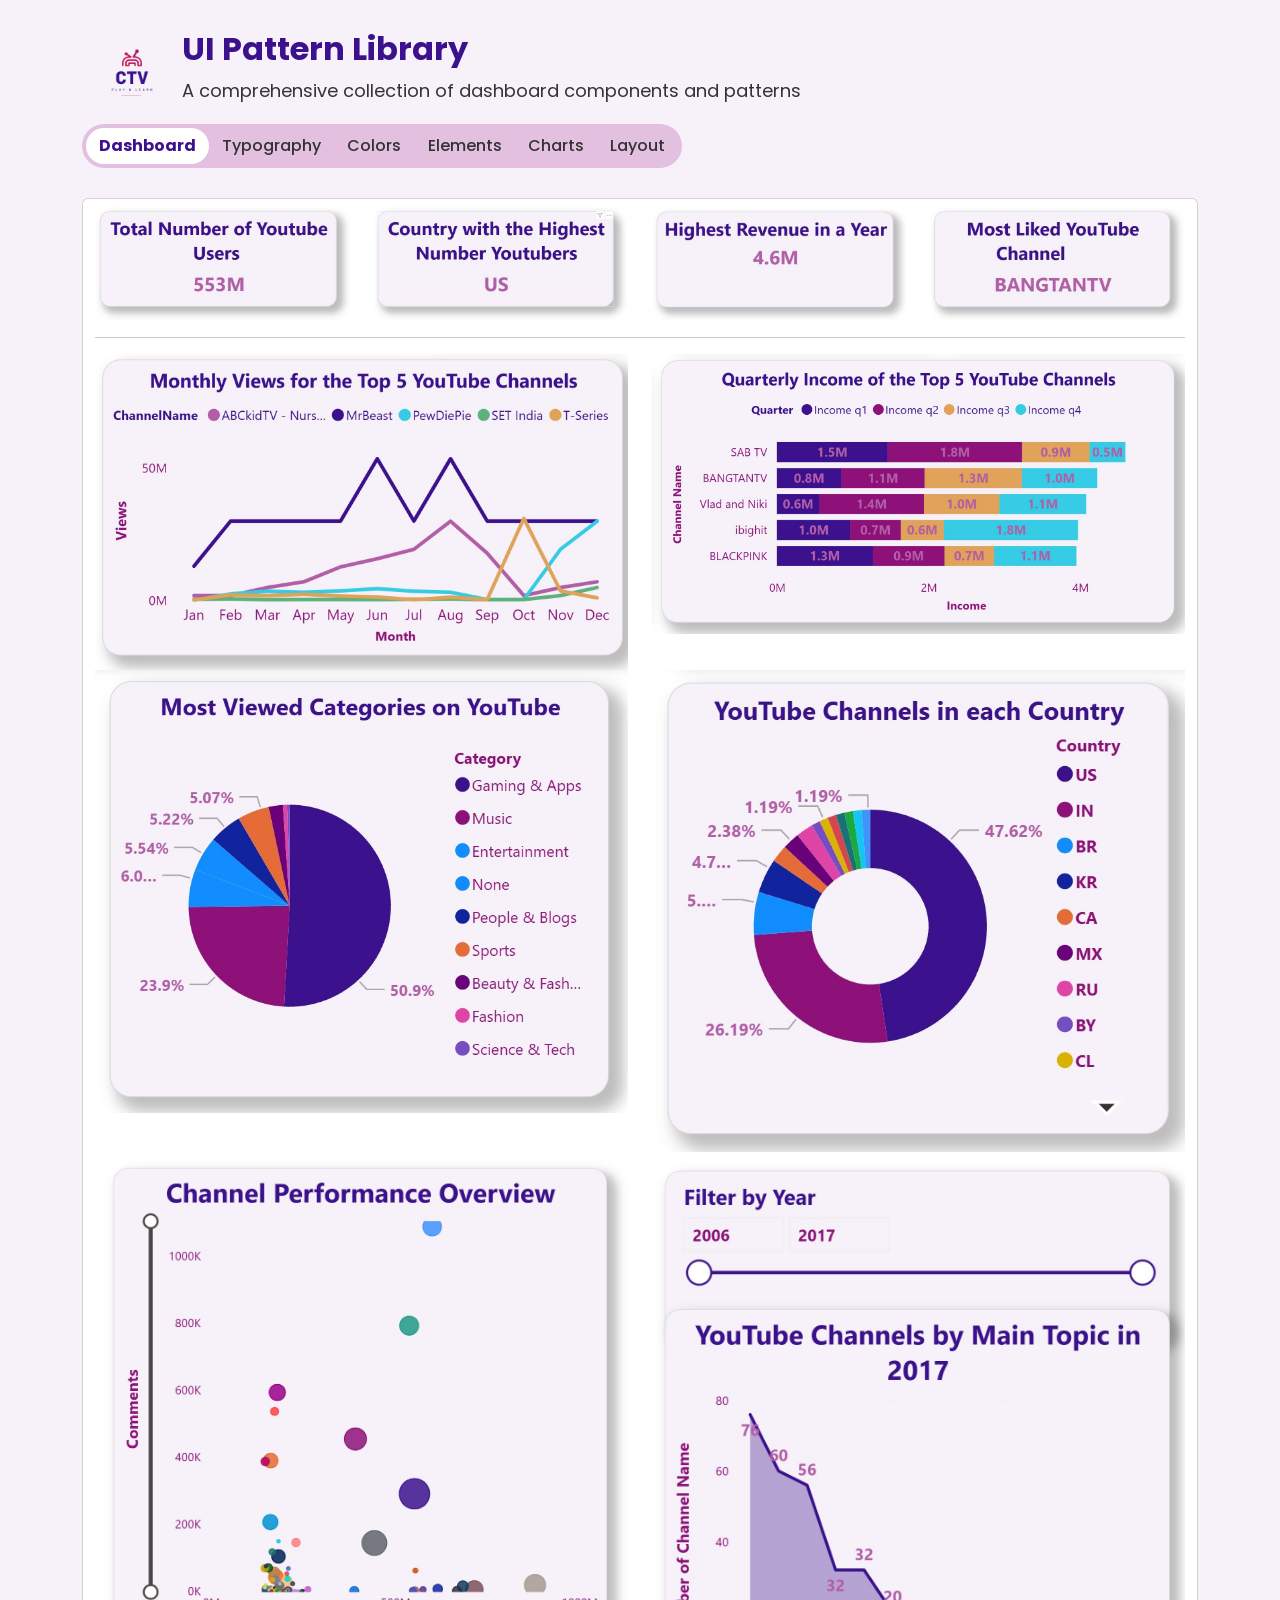
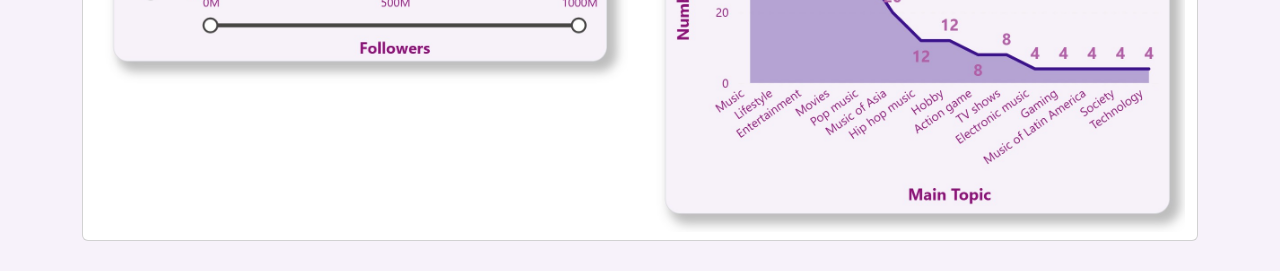
<file: index.html>
<!DOCTYPE html>
<html lang="en">
	<head>
		<meta charset="UTF-8" />
		<meta name="viewport" content="width=device-width, initial-scale=1.0" />
		<link
			href="https://cdn.jsdelivr.net/npm/bootstrap@5.3.8/dist/css/bootstrap.min.css"
			rel="stylesheet"
			integrity="sha384-sRIl4kxILFvY47J16cr9ZwB07vP4J8+LH7qKQnuqkuIAvNWLzeN8tE5YBujZqJLB"
			crossorigin="anonymous" />
		<link rel="preconnect" href="https://fonts.googleapis.com" />
		<link rel="preconnect" href="https://fonts.gstatic.com" crossorigin />
		<link
			href="https://fonts.googleapis.com/css2?family=Poppins:ital,wght@0,100;0,200;0,300;0,400;0,500;0,600;0,700;0,800;0,900;1,100;1,200;1,300;1,400;1,500;1,600;1,700;1,800;1,900&display=swap"
			rel="stylesheet" />

		<link
			href="https://fonts.googleapis.com/css2?family=Montserrat:ital,wght@0,100..900;1,100..900&family=Poppins:ital,wght@0,100;0,200;0,300;0,400;0,500;0,600;0,700;0,800;0,900;1,100;1,200;1,300;1,400;1,500;1,600;1,700;1,800;1,900&display=swap"
			rel="stylesheet" />
		<link
			href="https://fonts.googleapis.com/css2?family=Montserrat:ital,wght@0,100..900;1,100..900&family=Nunito:ital,wght@0,200..1000;1,200..1000&family=Poppins:ital,wght@0,100;0,200;0,300;0,400;0,500;0,600;0,700;0,800;0,900;1,100;1,200;1,300;1,400;1,500;1,600;1,700;1,800;1,900&display=swap"
			rel="stylesheet" />
		<link
			href="https://fonts.googleapis.com/css2?family=Merriweather:ital,opsz,wght@0,18..144,300..900;1,18..144,300..900&family=Montserrat:ital,wght@0,100..900;1,100..900&family=Nunito:ital,wght@0,200..1000;1,200..1000&family=Poppins:ital,wght@0,100;0,200;0,300;0,400;0,500;0,600;0,700;0,800;0,900;1,100;1,200;1,300;1,400;1,500;1,600;1,700;1,800;1,900&display=swap"
			rel="stylesheet" />
		<link rel="stylesheet" href="./styles/color-theme.css" />
		<link rel="stylesheet" href="./styles/typography.css" />
		<link rel="stylesheet" href="./styles/colors.css" />
		<link rel="stylesheet" href="./styles/elements.css" />
		<link rel="stylesheet" href="./styles/index.css" />
		<link rel="icon" href="./assets/CTV.png" />
		<title>UI Pattern Library</title>
	</head>
	<body class="bg-background container">
		<header class="mx-auto mt-4 d-flex align-items-center" style="max-width: 1280px">
			<img src="./assets/CTV.png" class="header-icon" width="100" />
			<div>
				<h1 class="text-primary">UI Pattern Library</h1>
				<p>A comprehensive collection of dashboard components and patterns</p>
			</div>
		</header>

		<nav>
			<ul class="d-flex justify-content-start py-1 px-1 rounded-pill" id="nav">
				<li
					class="flex-fill text-center pointer rounded-pill navSelected"
					data-section="dashboard"
					id="nav-dashboard">
					Dashboard
				</li>
				<li
					class="flex-fill text-center pointer rounded-pill"
					data-section="typography"
					id="nav-typography">
					Typography
				</li>
				<li
					class="flex-fill text-center pointer rounded-pill"
					data-section="colors"
					id="nav-colors">
					Colors
				</li>
				<li
					class="flex-fill text-center pointer rounded-pill"
					data-section="elements"
					id="nav-elements">
					Elements
				</li>
				<li
					class="flex-fill text-center pointer rounded-pill"
					data-section="charts"
					id="nav-charts">
					Charts
				</li>
				<li
					class="flex-fill text-center pointer rounded-pill"
					data-section="layout"
					id="nav-layout">
					Layout
				</li>
			</ul>
		</nav>

		<main style="max-width: 1280px">
			<!-- this part will be done once all the charts has been designed -->
			<section id="dashboard" class="show">
				<div class="container card py-2" style="background-color: white">
					<div class="row">
						<div class="col-12 col-md-6 col-lg-3">
							<img
								src="./assets/dashboard/1_totalYoutubeUsers.jpg"
								alt="1_totalYoutubeUsers"
								class="img-fluid"
								object-fit="contain" />
						</div>
						<div class="col-12 col-md-6 col-lg-3">
							<img
								src="./assets/dashboard/3_countryWithMostYoutubers.jpg"
								alt="3_countryWithMostYoutubers"
								class="img-fluid"
								object-fit="contain" />
						</div>
						<div class="col-12 col-md-6 col-lg-3">
							<img
								src="./assets/dashboard/2_highestRevenue.jpg"
								alt="2_highestRevenue"
								class="img-fluid"
								object-fit="contain" />
						</div>

						<div class="col-12 col-md-6 col-lg-3">
							<img
								src="./assets/dashboard/4_mostLikedChannel.jpg"
								alt="4_mostLikedChannel"
								class="img-fluid"
								object-fit="contain" />
						</div>
					</div>
					<hr />
					<!-- charts -->
					<div>
						<div class="row">
							<div class="col-12 col-lg-6">
								<img src="./assets/dashboard/5_Top5MonthlyView.jpg" alt="top5" class="img-fluid" />
							</div>
							<div class="col-12 col-lg-6">
								<img
									src="./assets/dashboard/6_QuarterlyImcone.jpg"
									alt="6_QuarterlyIncome"
									class="img-fluid" />
							</div>
						</div>
						<div class="row">
							<div class="col-12 col-lg-6">
								<img
									src="./assets/dashboard/7_MostViewedCategories.jpg"
									alt="7_MostViewedCategories"
									class="img-fluid" />
							</div>
							<div class="col-12 col-lg-6">
								<img
									src="./assets/dashboard/8_channelInEachCountry.jpg"
									alt="8_channelInEachCountry"
									class="img-fluid" />
							</div>
						</div>
						<div class="row">
							<div class="col-12 col-lg-6">
								<img
									src="./assets/dashboard/9_ChannelPerformanceOverView.jpg"
									alt="9_ChannelPerformanceOverView"
									class="img-fluid" />
							</div>
							<div class="col-12 col-lg-6">
								<img
									src="./assets/dashboard/10_channelsByMainTopic.jpg"
									alt="10_channelsByMainTopic"
									class="img-fluid" />
							</div>
						</div>
					</div>
				</div>
			</section>
			<!-- typography: Mary  -->
			<section id="typography" class="hidden">
				<div class="m_typography-title">
					<div class="m_text-title">Command TV Typography UI Pattern Library</div>
					<div class="m_sub-text-title">
						Font Family: Logo-inspired sans-serif (Montserrat, Poppins, or Nunito)
					</div>
				</div>
				<h2 class="m_section-title">Logo & Branding Font</h2>

				<div class="m_typography">
					<div class="m_left">
						<div class="m_title">Company Logo / Top-Level Headers</div>
						<h1 class="m_text m_logo-branding">Dashboard Header / Hero Title</h1>
						<div class="m_tag-label">&lt;h1&gt;Logo / Branding&lt;/h1&gt;</div>
					</div>
					<div class="m_right">700 / Montserrat</div>
				</div>

				<h2 class="m_section-title">Headers & Menus</h2>

				<div class="m_typography">
					<div class="m_left">
						<div class="m_title">H1 / Page Title</div>
						<h1 class="m_text">Primary headers, dashboard top sections</h1>
						<div class="m_tag-label">&lt;h1&gt;Page Title&lt;/h1&gt;</div>
					</div>
					<div class="m_right">32px / 700</div>
				</div>

				<div class="m_typography">
					<div class="m_left">
						<div class="m_title">H2 / Section Title</div>
						<h2 class="m_text">Subsections</h2>
						<div class="m_tag-label">&lt;h2&gt;Section Title&lt;/h2&gt;</div>
					</div>
					<div class="m_right">24px / 600</div>
				</div>

				<div class="m_typography">
					<div class="m_left">
						<div class="m_title">H3 / Subsection</div>
						<h3 class="m_text">Minor headings, cards</h3>
						<div class="m_tag-label">&lt;h3&gt;Subsection&lt;/h3&gt;</div>
					</div>
					<div class="m_right">20px / 500</div>
				</div>

				<div class="m_typography">
					<div class="m_left">
						<div class="m_title">Menu Item / Nav</div>
						<div class="m_text m_menu-item">Navigation menus</div>
						<div class="m_tag-label">&lt;nav&gt;Menu Item&lt;/nav&gt;</div>
					</div>
					<div class="m_right">16px / 500</div>
				</div>

				<div class="m_typography">
					<div class="m_left">
						<div class="m_title">Active Menu</div>
						<div class="m_text m_menu-active">Highlight current menu</div>
						<div class="m_tag-label">&lt;nav class="m_menu-active"&gt;Active Menu&lt;/nav&gt;</div>
					</div>
					<div class="m_right">16px / 700</div>
				</div>

				<h2 class="m_section-title">Chart Data / Numbers</h2>

				<div class="m_typography">
					<div class="m_left">
						<h3 class="m_title">Axis Labels</h3>
						<div class="m_text m_axis-label">Chart axis labels</div>
						<div class="m_tag-label">&lt;span class="m_axis-label"&gt;Axis Label&lt;/span&gt;</div>
					</div>
					<div class="m_right">14px / 400</div>
				</div>

				<div class="m_typography">
					<div class="m_left">
						<h3 class="m_title">Data Points</h3>
						<div class="m_text m_data-point">Values on charts</div>
						<div class="m_tag-label">&lt;span class="m_data-point"&gt;Data Point&lt;/span&gt;</div>
					</div>
					<div class="m_right">12px / 500</div>
				</div>

				<div class="m_typography">
					<div class="m_left">
						<h3 class="m_title">Tooltip</h3>
						<div class="m_text m_tooltip">Information on hover</div>
						<div class="m_tag-label">&lt;span class="m_tooltip"&gt;Tooltip&lt;/span&gt;</div>
					</div>
					<div class="m_right">12px / 400</div>
				</div>

				<h2 class="m_section-title">Body Text / UI Elements</h2>

				<div class="m_typography">
					<div class="m_left">
						<h3 class="m_title">Body Text</h3>
						<div class="m_text m_body-text">
							Main content text in forms, paragraphs, and UI elements.
						</div>
						<div class="m_tag-label">&lt;p&gt;Body Text&lt;/p&gt;</div>
					</div>
					<div class="m_right">16px / 400</div>
				</div>

				<div class="m_typography">
					<div class="m_left">
						<h3 class="m_title">Subtext / Caption</h3>
						<p class="m_text m_subtext">Helper text, captions, or secondary information.</p>
						<div class="m_tag-label">&lt;p class="m_subtext"&gt;Subtext&lt;/p&gt;</div>
					</div>
					<div class="m_right">14px / 400</div>
				</div>

				<div class="m_typography">
					<div class="m_left">
						<h3 class="m_title">Buttons / Labels</h3>
						<p class="m_text m_button-label">Primary button text or form labels.</p>
						<div class="m_tag-label">&lt;button&gt;Label&lt;/button&gt;</div>
					</div>
					<div class="m_right">16px / 500</div>
				</div>
			</section>
			<!-- colors: Pedro -->
			<section id="colors" class="hidden">
				<!-- 	<h1 class="p_section-title">Color System</h1> -->

				<div class="p_color-box-group shadow">
					<h2>Primary Branding Colors</h2>
					<div class="p_color-grid">
						<div class="p_color-item">
							<div class="p_swatch bg-primary"></div>
							<div class="p_color-name">Primary</div>
							<div class="p_color-hex">#3B118D</div>
							<div class="p_color-desc">Core brand color — buttons, key actions, headers</div>
						</div>
						<div class="p_color-item">
							<div class="p_swatch bg-secondary"></div>
							<div class="p_color-name">Secondary</div>
							<div class="p_color-hex">#8D1179</div>
							<div class="p_color-desc">Supporting color — secondary buttons, accents</div>
						</div>
						<div class="p_color-item">
							<div class="p_swatch bg-accent"></div>
							<div class="p_color-name">Accent</div>
							<div class="p_color-hex">#B35FA8</div>
							<div class="p_color-desc">For small highlights, notifications, hover states</div>
						</div>
					</div>
				</div>

				<div class="p_color-box-group shadow">
					<h2>Soft Pastel Variants (Website Friendly)</h2>
					<div class="p_color-grid">
						<div class="p_color-item">
							<div class="p_swatch bg-primary-light"></div>
							<div class="p_color-name">Primary Light</div>
							<div class="p_color-hex">#7B66C4</div>
							<div class="p_color-desc">Buttons, banners, links</div>
						</div>
						<div class="p_color-item">
							<div class="p_swatch bg-secondary-light"></div>
							<div class="p_color-name">Secondary Light</div>
							<div class="p_color-hex">#C17BAF</div>
							<div class="p_color-desc">Subtle cards, backgrounds</div>
						</div>
						<div class="p_color-item">
							<div class="p_swatch bg-accent-light"></div>
							<div class="p_color-name">Accent Light</div>
							<div class="p_color-hex">#E3BFE0</div>
							<div class="p_color-desc">Highlights, hover states</div>
						</div>
						<div class="p_color-item">
							<div class="p_swatch bg-background"></div>
							<div class="p_color-name">Background</div>
							<div class="p_color-hex">#F7F2FA</div>
							<div class="p_color-desc">Website page backgrounds</div>
						</div>
					</div>
				</div>

				<div class="p_color-box-group shadow">
					<h2>Neutral & Text Colors</h2>
					<div class="p_color-grid">
						<div class="p_color-item">
							<div class="p_swatch text-main" style="background-color: #1a1625"></div>
							<div class="p_color-name">Text Primary</div>
							<div class="p_color-hex">#1A1625</div>
							<div class="p_color-desc">Main headings, body text</div>
						</div>
						<div class="p_color-item">
							<div class="p_swatch text-caption" style="background-color: #4a4a6a"></div>
							<div class="p_color-name">Text Secondary</div>
							<div class="p_color-hex">#4A4A6A</div>
							<div class="p_color-desc">Secondary text, captions</div>
						</div>
						<div class="p_color-item">
							<div class="p_swatch bg-divider"></div>
							<div class="p_color-name">Border / Divider</div>
							<div class="p_color-hex">#D9D9E0</div>
							<div class="p_color-desc">Card borders, dividers</div>
						</div>
						<div class="p_color-item">
							<div class="p_swatch bg-disabled"></div>
							<div class="p_color-name">Disabled</div>
							<div class="p_color-hex">#BDB7CE</div>
							<div class="p_color-desc">Disabled buttons, placeholders</div>
						</div>
					</div>
				</div>

				<div class="p_color-box-group shadow">
					<h2>Feedback / State Colors</h2>
					<div class="p_color-grid">
						<div class="p_color-item">
							<div class="p_swatch bg-success"></div>
							<div class="p_color-name">Success</div>
							<div class="p_color-hex">#6FCF97</div>
							<div class="p_color-desc">Success messages, status</div>
						</div>
						<div class="p_color-item">
							<div class="p_swatch bg-warning"></div>
							<div class="p_color-name">Warning</div>
							<div class="p_color-hex">#F2C94C</div>
							<div class="p_color-desc">Alerts, warnings</div>
						</div>
						<div class="p_color-item">
							<div class="p_swatch bg-error"></div>
							<div class="p_color-name">Error</div>
							<div class="p_color-hex">#E35858</div>
							<div class="p_color-desc">Error messages, form validation</div>
						</div>
						<div class="p_color-item">
							<div class="p_swatch bg-info"></div>
							<div class="p_color-name">Info</div>
							<div class="p_color-hex">#56CCF2</div>
							<div class="p_color-desc">Informational states</div>
						</div>
					</div>
				</div>

				<div class="p_color-box-group shadow">
					<h2>Chart / Data Visualization Colors</h2>
					<p style="font-size: 14px; color: #4a4a6a; margin-bottom: 1rem">
						Use highlighted colors sparingly (brand colors for key data points). Use muted or pastel
						tones for other elements.
					</p>
					<div class="p_color-grid">
						<div class="p_color-item">
							<div class="p_swatch bg-highlight-1"></div>
							<div class="p_color-name">Highlight 1</div>
							<div class="p_color-hex">#3B118D</div>
							<div class="p_color-desc">Key data points</div>
						</div>
						<div class="p_color-item">
							<div class="p_swatch bg-highlight-2"></div>
							<div class="p_color-name">Highlight 2</div>
							<div class="p_color-hex">#8D1179</div>
							<div class="p_color-desc">Secondary highlights</div>
						</div>
						<div class="p_color-item">
							<div class="p_swatch bg-highlight-3"></div>
							<div class="p_color-name">Highlight 3</div>
							<div class="p_color-hex">#B35FA8</div>
							<div class="p_color-desc">Accent highlights</div>
						</div>
						<div class="p_color-item">
							<div class="p_swatch bg-neutral-2"></div>
							<div class="p_color-name">Neutral 1</div>
							<div class="p_color-hex">#F3F1FA</div>
							<div class="p_color-desc">Primary Background</div>
						</div>
						<div class="p_color-item">
							<div class="p_swatch bg-neutral-1"></div>
							<div class="p_color-name">Neutral 2</div>
							<div class="p_color-hex">#D9D9E0</div>
							<div class="p_color-desc">Secondary Background</div>
						</div>
					</div>
				</div>

				<div class="p_color-box-group shadow">
					<h2>Optional Fun / Playful Accent Colors</h2>
					<p style="font-size: 14px; color: #4a4a6a; margin-bottom: 1rem">
						For buttons, badges, or micro-interactions reflecting playfulness & excitement.
					</p>
					<div class="p_color-grid">
						<div class="p_color-item">
							<div class="p_swatch bg-fun-pink"></div>
							<div class="p_color-name">Fun Pink</div>
							<div class="p_color-hex">#F28A8A</div>
							<div class="p_color-desc">Playful tone</div>
						</div>
						<div class="p_color-item">
							<div class="p_swatch bg-fun-teal"></div>
							<div class="p_color-name">Fun Teal</div>
							<div class="p_color-hex">#56CCF2</div>
							<div class="p_color-desc">Refreshing, energetic</div>
						</div>
						<div class="p_color-item">
							<div class="p_swatch bg-fun-yellow"></div>
							<div class="p_color-name">Fun Yellow</div>
							<div class="p_color-hex">#F2C94C</div>
							<div class="p_color-desc">Bright, cheerful highlights</div>
						</div>
					</div>
				</div>
			</section>
			<!-- elements: Haocheng -->
			<section id="elements" class="hidden">
				<!-- button section -->
				<div class="card p-4 shadow">
					<p class="h_title">Buttons</p>
					<div class="mt-4">
						<label class="h_sub_title">Button Variants</label>
						<div class="mt-2">
							<button class="h_btn-primary">Primary Button</button>
							<button class="h_btn-secondary">Secondary</button>
							<button class="h_btn-outline">Outline</button>
							<button class="h_btn-ghost">Ghost</button>
							<button class="h_btn-destructive">Destructive</button>
							<button class="h_btn-link">Link</button>
						</div>
					</div>

					<div class="mt-2">
						<pre class="bg-light p-3 rounded">
&lt;button class="h_btn-primary"&gt;Primary Button&lt;/button&gt;
&lt;button class="h_btn-secondary"&gt;Secondary&lt;/button&gt;
&lt;button class="h_btn-outline"&gt;Outline&lt;/button&gt;
&lt;button class="h_btn-ghost"&gt;Ghost&lt;/button&gt;
&lt;button class="h_btn-destructive"&gt;Destructive&lt;/button&gt;
&lt;button class="h_btn-link"&gt;Link&lt;/button&gt;</pre
						>
					</div>
					<button class="h_btn-link h_show-more" id="toggleCssCode">Toggle Css Code</button>
					<!-- buttons css code here -->
					<div class="hidden h_code_review" id="buttonCssCode">
						<pre class="bg-light p-3 rounded mt-2">
/* Primary button */
.h_btn-primary {
	background-color: #3b118d;
	color: white;
}

.h_btn-primary:hover {
	background-color: #725fa8;
	transform: translateY(-1px);
}

/* Secondary button */
.h_btn-secondary {
	background-color: #8d1179;
	color: white;
}

.h_btn-secondary:hover {
	background-color: #bf81a6;
	transform: translateY(-1px);
}

/* Outline button */
.h_btn-outline {
	background-color: #f7f2fa;
	color: #1a1625;
	border: 1px solid #3b118d;
}

.h_btn-outline:hover {
	background-color: #3b118d;
	color: white;
}
/* Ghost button */
.h_btn-ghost {
	background-color: transparent;
	color: #1a1625;
	border: none;
}

.h_btn-ghost:hover {
	background-color: #f3f1fa;
	color: #725fa8;
	transform: translateY(-1px);
}

/* Destructive button */
.h_btn-destructive {
	background-color: #e35858;
	color: white;
}

.h_btn-destructive:hover {
	background-color: #d73f3f;
	transform: translateY(-1px);
}

/* Link button */
.h_btn-link {
	background-color: transparent;
	color: #3b118d;
	border: none;

	padding: 8px 12px;
}

.h_btn-link:hover {
	color: #725fa8;
	text-decoration: none;
	background-color: transparent;
	transform: none;
	text-decoration: underline;
}

.h_btn-link:focus {
	outline: 2px solid #3b118d;
	outline-offset: 2px;
}
				</pre
						>
					</div>
					<hr />
					<div class="mt-2">
						<label class="h_sub_title">Button Sizes</label>
						<div class="mt-2">
							<button class="h_btn-primary h_btn_sm">Small</button>
							<button class="h_btn-primary">Default</button>
							<button class="h_btn-primary h_btn_lg">Large</button>
						</div>
					</div>
					<div class="mt-2">
						<!-- html code -->
						<pre class="bg-light p-3 rounded">
&lt;button class="h_btn-primary h_btn_sm"&gt;Small&lt;/button&gt; 
&lt;button class="h_btn-primary"&gt;Default&lt;/button&gt;
&lt;button class="h_btn-primary h_btn_lg"&gt;Large&lt;/button&gt;

.h_btn_sm {
	padding: 8px 16px;
}
.h_btn_lg {
	padding: 12px 24px;
}</pre
						>
					</div>
				</div>
				<!-- form inputs -->
				<div class="card p-4 shadow mt-4">
					<p class="h_title">Form Inputs</p>
					<div class="mt-4 d-flex flex-column">
						<label for="defaultInput">Default Input</label>
						<input type="text" id="defaultInput" placeholder="Enter text..." />
					</div>
					<div class="mt-4 d-flex flex-column">
						<label for="disabledInput">Disabled Input</label>
						<input type="text" id="disabledInput" placeholder="Disabled..." />
					</div>
					<div class="mt-4 d-flex flex-column">
						<label for="textArea">Textarea</label>
						<textarea
							type="text"
							id="textArea"
							placeholder="textarea for long content..."></textarea>
					</div>
					<div class="mt-4">
						<!-- html code -->
						<pre class="bg-light p-3 rounded">
&lt;input type="text" id="defaultInput" placeholder="Enter text..." /&gt;
&lt;input type="text" id="disabledInput" placeholder="Disabled..." /&gt;
&lt;textarea type="text" id="textArea" placeholder="textarea for long content...">&lt;/textarea&gt;</pre
						>
						<button id="toggleInputCssCode" class="h_btn-link">Toggle Css Code</button>
						<!-- css code  -->
						<div class="hidden h_code_review" id="inputCssCode">
							<pre class="bg-light p-3 rounded">
								
input {
	border: none;
	outline: none;
	background: transparent;
	border-bottom: 2px solid #d9d9e0;
	padding: 12px 4px;
	font-family: "Poppins", sans-serif;
	font-size: 16px;
	transition: border-color 0.3s ease;
}
input:focus {
	border-bottom: 2px solid #3b118d;
}
input::placeholder {
	color: #bdb7ce;
}

textarea {
	border: none;
	outline: none;
	background: transparent;
	border-bottom: 2px solid #d9d9e0;
	padding: 12px 4px;
	font-family: "Poppins", sans-serif;
	font-size: 16px;
	line-height: 24px;
	resize: vertical;
	min-height: 60px;
}
textarea:focus {
	border-bottom: 2px solid #3b118d;
}

textarea::placeholder {
	color: #bdb7ce;
}
							</pre
							>
						</div>
					</div>
				</div>
				<!-- selections -->
				<div class="card p-4 shadow mt-4">
					<p class="h_title">Selections</p>
					<div class="container">
						<div class="row">
							<div class="col-6">
								<p>Checkboxes</p>
								<div class="form-check mb-3">
									<input
										class="form-check-input h_checkbox"
										type="checkbox"
										id="checkedOption"
										checked />
									<label class="form-check-label" for="checkedOption">Checked Option</label>
								</div>
								<div class="form-check mb-3">
									<input class="form-check-input h_checkbox" type="checkbox" id="unCheckedOption" />
									<label class="form-check-label" for="unCheckedOption">Unchecked Option</label>
								</div>
								<div class="form-check mb-3">
									<input
										class="form-check-input h_checkbox"
										type="checkbox"
										id="disabledOption"
										disabled />
									<label class="form-check-label text-disabled" for="disabledOption"
										>Disabled Option</label
									>
								</div>
								<div class="form-check mb-3">
									<input
										class="form-check-input h_checkbox"
										type="checkbox"
										id="disabledCheckedOption"
										checked
										disabled />
									<label class="form-check-label text-disabled" for="disabledCheckedOption"
										>Disabled Checked</label
									>
								</div>
								<div class="h_code_review">
									<pre class="bg-light p-3 rounded">
&lt;input class="form-check-input h_checkbox" type="checkbox" id="checkedOption" checked /&gt;
&lt;label class="form-check-label" for="checkedOption">Checked Option&lt;/label&gt;
	
&lt;input class="form-check-input h_checkbox" type="checkbox" id="unCheckedOption" /&gt;
&lt;label class="form-check-label" for="unCheckedOption">Unchecked Option&lt;/label&gt;
				
&lt;input class="form-check-input h_checkbox" type="checkbox" id="disabledOption" disabled /&gt;
&lt;label class="form-check-label text-disabled" for="disabledOption"&gt;Disabled Option&lt;/label&gt;
							
&lt;input class="form-check-input h_checkbox" type="checkbox" id="disabledCheckedOption" checked disabled /&gt;
&lt;label class="form-check-label text-disabled" for="disabledCheckedOption"&gt;Disabled Checked&lt;/label&gt;

	/* checkboxes */
input[type="checkbox"] {
	padding: 2px;
}

.h_checkbox {
	width: 18px !important;
	height: 18px !important;
	border: 1px solid #d9d9e0 !important;
	border-radius: 3px !important;
	background-color: white !important;
	cursor: pointer !important;
	transition: all 0.3s ease !important;
	background-image: none !important;
}

.h_checkbox:hover {
	border-color: #725fa8 !important;
}

.h_checkbox:checked {
	background-color: #3b118d !important;
	border-color: #3b118d !important;
	background-image: url("data:image/svg+xml,%3csvg xmlns='http://www.w3.org/2000/svg' viewBox='0 0 20 20'%3e%3cpath fill='none' stroke='%23fff' stroke-linecap='round' stroke-linejoin='round' stroke-width='3' d='M6 10l3 3l6-6'/%3e%3c/svg%3e") !important;
}

.h_checkbox:focus {
	box-shadow: 0 0 0 0.25rem rgba(59, 17, 141, 0.25) !important;
}

.h_checkbox:disabled {
	background-color: #f3f1fa !important;
	border-color: #bdb7ce !important;
	cursor: not-allowed !important;
	opacity: 1 !important;
}

.h_checkbox:disabled:checked {
	background-color: #bdb7ce !important;
	border-color: #bdb7ce !important;
}

.form-check-label {
	font-family: "Poppins", sans-serif !important;
	font-size: 16px !important;
	color: #1a1625 !important;
	cursor: pointer !important;
}

.text-disabled {
	color: #bdb7ce !important;
}
							</pre
									>
								</div>
							</div>

							<div class="col-6">
								<p>Radio Buttons</p>
								<div class="d-flex gap-2 align-items-center">
									<input
										type="radio"
										id="opt1"
										checked
										name="opt"
										value="1"
										class="form-check-input h_radio" />
									<label for="opt1" class="form-check-label">Option1</label>
								</div>
								<div class="d-flex gap-2 align-items-center">
									<input
										type="radio"
										id="opt2"
										name="opt"
										value="2"
										class="form-check-input h_radio" />
									<label for="opt2" class="form-check-label">Option2</label>
								</div>
								<div class="d-flex gap-2 align-items-center">
									<input
										type="radio"
										id="opt3"
										name="opt"
										value="3"
										class="form-check-input h_radio" />
									<label for="opt3" class="form-check-label">Option3</label>
								</div>

								<div class="h_code_review mt-4">
									<pre class="bg-light p-3 rounded">
&lt;input type="radio" id="opt1" checked name="opt" value="1"
		class="form-check-input h_radio" /&gt;
&lt;label for="opt1" class="form-check-label">Option1&lt;/label&gt;

&lt;input type="radio" id="opt2" name="opt" value="2"
		class="form-check-input h_radio" /&gt;
&lt;label for="opt2" class="form-check-label">Option2&lt;/label&gt;
									
&lt;input type="radio" id="opt3" name="opt" value="3"
class="form-check-input h_radio" /&gt;
<&lt;label for="opt3" class="form-check-label"&gt;Option3/&lt;label&gt;

input[type="radio"] {
	padding: 2px;
	border: 1px solid #d9d9e0;
}

.h_radio {
	width: 10px !important;
	height: 10px !important;
	border: 1px solid #d9d9e0 !important;
	border-radius: 50% !important;
	background-color: white !important;
	cursor: pointer !important;
	transition: all 0.3s ease !important;
	background-image: none !important;
	appearance: none !important;
}

.h_radio:checked {
	background-color: #3b118d !important;
	border-color: #3b118d !important;
}

.h_code_review {
	width: 90%;
	display: block;
	overflow: auto;
	height: 500px;
}

</pre
									>
								</div>
							</div>
						</div>
						<!-- switch -->
						<div class="row mt-4">
							<div>
								<p>Switch</p>
								<div class="form-check form-switch d-flex gap-4 algin-items-center">
									<input
										class="form-check-input h_switch"
										type="checkbox"
										role="switch"
										id="switchCheckChecked"
										checked />
									<label class="form-check-label" for="switchCheckChecked">switch components</label>
								</div>
							</div>
							<div class="h_code_review mt-4">
								<pre class="bg-light p-3 rounded">
&lt;input class="form-check-input h_switch"
					type="checkbox"
					role="switch"
					id="switchCheckChecked"
					checked /&gt;
&lt;label class="form-check-label" for="switchCheckChecked"&gt;switch components&lt;/label&gt;
/* switch */
.h_switch {
	width: 48px !important;
	height: 24px !important;
	border-radius: 12px !important;
	background-color: #d9d9e0 !important;
	border: none !important;
	cursor: pointer !important;
	transition: all 0.3s ease !important;
	background-image: none !important;
	position: relative !important;
}

.h_switch:checked {
	background-color: #3b118d !important;
}

.h_switch:focus {
	box-shadow: 0 0 0 0.25rem rgba(59, 17, 141, 0.25) !important;
}

.h_switch::before {
	content: "";
	position: absolute;
	width: 20px;
	height: 20px;
	border-radius: 50%;
	background-color: white;
	top: 2px;
	left: 2px;
	transition: transform 0.3s ease;
	box-shadow: 0 1px 3px rgba(0, 0, 0, 0.2);
}

.h_switch:checked::before {
	transform: translateX(24px);
}

								</pre
								>
							</div>
						</div>
					</div>
				</div>
				<!-- badges -->
				<div class="card p-4 shadow mt-4">
					<p class="h_title">Badges</p>
					<div class="mt-2 d-flex gap-2 flex-wrap">
						<span class="badge bg-primary">Primary</span>
						<span class="badge bg-secondary">Secondary</span>
						<span class="badge bg-error">Error</span>
						<span class="badge bg-success">Success</span>
						<span class="badge bg-info">Info</span>
						<span class="badge bg-warning">Warning</span>
						<span class="badge h_outline_badge">Outline</span>
					</div>
					<!-- badge code -->
					<div class="mt-2 h_code_review">
						<pre class="bg-light p-3 rounded">
&lt;span class="badge bg-primary"&gt;Primary&lt;/span&gt;
&lt;span class="badge bg-secondary"&gt;Secondary&lt;/span&gt;
&lt;span class="badge bg-error"&gt;Error&lt;/span&gt;
&lt;span class="badge bg-success"&gt;Success&lt;/span&gt;
&lt;span class="badge bg-info"&gt;Info&lt;/span&gt;
&lt;span class="badge bg-warning"&gt;Warning&lt;/span&gt;
&lt;span class="badge h_outline_badge"&gt;Outline&lt;/span&gt;
.h_outline_badge {
	color: #1a1625;
	border: 1px solid #d9d9e0;
}</pre
						>
					</div>
				</div>
			</section>
			<!-- charts: will be added after finish design of the chart, totally 9 charts image here -->
			<section id="charts" class="hidden">
				<div class="container card py-2" style="background-color: white">
					<div class="row">
						<div class="col-12 col-md-6">
							<img
								src="./assets/charts/1_channelsInEachCountry.jpg"
								alt="1_channelsInEachCountry"
								class="img-fluid" />
						</div>
						<div class="col-12 col-md-6">
							<img
								src="./assets/charts/2_ChannelPerformanceOverView.jpg"
								alt="2_ChannelPerformanceOverView"
								class="img-fluid" />
						</div>

						<div class="col-12 col-md-6">
							<img src="./assets/charts/4_MonthlyView.jpg" alt="4_MonthlyView" class="img-fluid" />
						</div>
						<div class="col-12 col-md-6">
							<img
								src="./assets/charts/5_QuarterlyImcone.jpg"
								alt="5_QuarterlyIncome"
								class="img-fluid" />
						</div>
						<div class="col-12 col-md-6">
							<img
								src="./assets/charts/3_youtuberPerCategory.jpg"
								alt="3_youtuberPerCategory"
								class="img-fluid" />
						</div>
						<div class="col-12 col-md-6">
							<img
								src="./assets/charts/6_channelsByMainTopic.jpg"
								alt="6_channelsByMainTopic"
								class="img-fluid" />
						</div>

						<div class="col-12 col-md-6">
							<img
								src="./assets/charts/8_CountriesWithMostYoutubers.jpg"
								alt="8_CountriesWithMostYoutubers"
								class="img-fluid" />
						</div>
						<div class="col-12 col-md-6">
							<img
								src="./assets/charts/9_mostLikedChannel.jpg"
								alt="9_mostLikedChannel"
								class="img-fluid" />
						</div>
						<div class="col-12 col-md-6">
							<img
								src="./assets/charts/7_MostViewedCategiries.jpg"
								alt="7_MostViewedCategiries"
								class="img-fluid" />
						</div>
					</div>
				</div>
			</section>
			<!-- layout section -->
			<section id="layout" class="hidden">
				<div class="container">
					<p>Customer requirement: I want grid boxes to have <strong>shadows</strong></p>
					<div class="d-flex flex-wrap gap-4 justify-content-between">
						<div class="card shadow p-4" style="width: 500px">
							<p>Grid box with shadows</p>
						</div>
						<div class="card shadow p-4" style="width: 500px">
							<p>Grid box with shadows</p>
						</div>
						<div class="card shadow p-4" style="width: 500px">
							<p>Grid box with shadows</p>
						</div>
						<div class="card shadow p-4" style="width: 500px">
							<p>Grid box with shadows</p>
						</div>
						<div class="card shadow p-4" style="width: 500px">
							<p>Grid box with shadows</p>
						</div>
						<div class="card shadow p-4" style="width: 500px">
							<p>Grid box with shadows</p>
						</div>
					</div>
				</div>
			</section>
		</main>

		<script
			src="https://cdn.jsdelivr.net/npm/bootstrap@5.3.8/dist/js/bootstrap.bundle.min.js"
			integrity="sha384-FKyoEForCGlyvwx9Hj09JcYn3nv7wiPVlz7YYwJrWVcXK/BmnVDxM+D2scQbITxI"
			crossorigin="anonymous"></script>
		<script src="https://ajax.googleapis.com/ajax/libs/jquery/3.7.1/jquery.min.js"></script>
		<script src="./js/index.js"></script>
	</body>
</html>
</file>
<file: styles/color-theme.css>
/* ===== PRIMARY BRANDING COLORS ===== */
.bg-primary {
	background-color: #3b118d !important;
}
.text-primary {
	color: #3b118d !important;
}
.border-primary {
	border-color: #3b118d !important;
}

.bg-secondary {
	background-color: #8d1179 !important;
}
.text-secondary {
	color: #8d1179 !important;
}
.border-secondary {
	border-color: #8d1179 !important;
}

.bg-accent {
	background-color: #b35fa8 !important;
}
.text-accent {
	color: #b35fa8 !important;
}
.border-accent {
	border-color: #b35fa8 !important;
}

/* ===== SOFT PASTEL VARIANTS ===== */
.bg-primary-light {
	background-color: #7b66c4 !important;
}
.text-primary-light {
	color: #7b66c4 !important;
}
.border-primary-light {
	border-color: #7b66c4 !important;
}

.bg-secondary-light {
	background-color: #c17baf !important;
}
.text-secondary-light {
	color: #c17baf !important;
}
.border-secondary-light {
	border-color: #c17baf !important;
}

.bg-accent-light {
	background-color: #e3bfe0 !important;
}
.text-accent-light {
	color: #e3bfe0 !important;
}
.border-accent-light {
	border-color: #e3bfe0 !important;
}

.bg-background {
	background-color: #f7f2fa !important;
}

/* ===== NEUTRAL & TEXT COLORS ===== */
.text-main {
	color: #1a1625 !important;
}
.text-caption {
	color: #4a4a6a !important;
}
.text-disabled {
	color: #bdb7ce !important;
}

.bg-divider {
	background-color: #d9d9e0 !important;
}
.border-divider {
	border-color: #d9d9e0 !important;
}

.bg-disabled {
	background-color: #bdb7ce !important;
}

/* ===== FEEDBACK / STATE COLORS ===== */
.bg-success {
	background-color: #6fcf97 !important;
}
.text-success {
	color: #6fcf97 !important;
}
.border-success {
	border-color: #6fcf97 !important;
}

.bg-warning {
	background-color: #f2c94c !important;
}
.text-warning {
	color: #f2c94c !important;
}
.border-warning {
	border-color: #f2c94c !important;
}

.bg-error {
	background-color: #e35858 !important;
}
.text-error {
	color: #e35858 !important;
}
.border-error {
	border-color: #e35858 !important;
}

.bg-info {
	background-color: #56ccf2 !important;
}
.text-info {
	color: #56ccf2 !important;
}
.border-info {
	border-color: #56ccf2 !important;
}

/* ===== CHART / DATA VISUALIZATION COLORS ===== */
.bg-highlight-1 {
	background-color: #3b118d !important;
}
.bg-highlight-2 {
	background-color: #8d1179 !important;
}
.bg-highlight-3 {
	background-color: #b35fa8 !important;
}
.bg-neutral-1 {
	background-color: #d9d9e0 !important;
}
.bg-neutral-2 {
	background-color: #f3f1fa !important;
}

/* ===== FUN / PLAYFUL ACCENT COLORS ===== */
.bg-fun-pink {
	background-color: #f28a8a !important;
}
.text-fun-pink {
	color: #f28a8a !important;
}
.border-fun-pink {
	border-color: #f28a8a !important;
}

.bg-fun-teal {
	background-color: #56ccf2 !important;
}
.text-fun-teal {
	color: #56ccf2 !important;
}
.border-fun-teal {
	border-color: #56ccf2 !important;
}

.bg-fun-yellow {
	background-color: #f2c94c !important;
}
.text-fun-yellow {
	color: #f2c94c !important;
}
.border-fun-yellow {
	border-color: #f2c94c !important;
}

/* ===== HOVER STATES ===== */
.btn-primary:hover {
	background-color: #7b66c4 !important;
}
.btn-secondary:hover {
	background-color: #c17baf !important;
}
.btn-accent:hover {
	background-color: #e3bfe0 !important;
}

/* ===== CUSTOM BUTTON CLASSES ===== */
.btn-primary {
	background-color: #3b118d;
	border-color: #3b118d;
	color: white;
}

.btn-secondary {
	background-color: #8d1179;
	border-color: #8d1179;
	color: white;
}

.btn-accent {
	background-color: #e3bfe0;
	border-color: #e3bfe0;
	color: white;
}
</file>
<file: styles/typography.css>
/* this is the css file for the typography only! and only Mary use this file  */

body {
	font-family: "Poppins", Arial, sans-serif;
	background: #f9f9f9;
	color: #333;
	line-height: 1.5;
}

.m_typography-title {
	margin-bottom: 0.5rem;
	margin-bottom: 4rem;
}

.m_text-title {
	font-size: 28px;
	font-weight: 600;
	margin-bottom: 0.5rem;
}

.m_text-sub-title {
	font-size: 24px;
	font-weight: 600;
	margin-bottom: 0.5rem;
}

h2.m_section-title {
	font-size: 24px;
	font-weight: 600;
	margin-bottom: 1rem;
	border-bottom: 2px solid #ccc;
	padding-bottom: 0.5rem;
}

.m_typography {
	display: flex;
	justify-content: space-between;
	align-items: center;
	margin: 1.5rem 0;
	padding-bottom: 1rem;
	border-bottom: 1px solid #ddd;
}

.m_left {
	max-width: 70%;
}

.m_title {
	font-weight: 600;
	margin-bottom: 0.25rem;
}

.m_text {
	margin: 0.25rem 0 0.5rem 0;
}

.m_tag-label {
	font-family: monospace;
	background: #eee;
	padding: 0.1rem 0.3rem;
	border-radius: 3px;
	font-size: 0.9rem;
	color: #555;
	display: inline-block;
	margin-top: 0.25rem;
}

.m_right {
	text-align: right;
	font-weight: 500;
	color: #666;
	white-space: nowrap;
	min-width: 120px;
}

/* Header & Branding Styles */
.m_logo-branding {
	font-family: "Montserrat", sans-serif;
	font-weight: 700;
	font-size: 36px;
	line-height: 40px;
}

.m_h1 {
	font-family: "Montserrat", sans-serif;
	font-weight: 700;
	font-size: 32px;
	line-height: 40px;
}
.m_h2 {
	font-family: "Montserrat", sans-serif;
	font-weight: 600;
	font-size: 24px;
	line-height: 32px;
}
.m_h3 {
	font-family: "Montserrat", sans-serif;
	font-weight: 500;
	font-size: 20px;
	line-height: 28px;
}
.m_menu-item {
	font-family: "Montserrat", sans-serif;
	font-weight: 500;
	font-size: 16px;
	line-height: 24px;
}
.m_menu-active {
	font-family: "Montserrat", sans-serif;
	font-weight: 700;
	font-size: 16px;
	line-height: 24px;
	color: #b35fa8;
}

/* Chart Data / Numbers Styles */
.m_axis-label {
	font-family: "Merriweather", serif;
	font-weight: 400;
	font-size: 14px;
	line-height: 20px;
}
.m_data-point {
	font-family: "Merriweather", serif;
	font-weight: 500;
	font-size: 12px;
	line-height: 18px;
}
.m_tooltip {
	font-family: "Merriweather", serif;
	font-weight: 400;
	font-size: 12px;
	line-height: 18px;
}

/* Body Text / UI Elements Styles */
.m_body-text {
	font-family: "Poppins", sans-serif;
	font-weight: 400;
	font-size: 16px;
	line-height: 24px;
}
.m_subtext {
	font-family: "Poppins", sans-serif;
	font-weight: 400;
	font-size: 14px;
	line-height: 20px;
}
.m_button-label {
	font-family: "Poppins", sans-serif;
	font-weight: 500;
	font-size: 16px;
	line-height: 24px;
}
</file>
<file: styles/colors.css>
/* this is css file for colors content, only Pedro use this file */
/* this is the css file for colors content, only Pedro use this file */

/*SECTION TITLE*/
.p_section-title {
	font-family: "Montserrat", sans-serif;
	font-weight: 700;
	font-size: 32px;
	color: #3b118d;
	text-align: center;
	margin-bottom: 20px;
}

/*COLOR BOX*/
.p_color-box-group {
	background-color: #fff;
	border: 1px solid #d9d9e0;
	border-radius: 10px;
	padding: 20px;
	margin-bottom: 30px;
}

.p_color-box-group h2 {
	font-family: "Poppins", sans-serif;
	font-weight: 600;
	font-size: 18px;
	color: #1a1625;
	margin-bottom: 15px;
}

/*COLOR GRID*/
.p_color-grid {
	display: grid;
	grid-template-columns: repeat(auto-fit, minmax(150px, 1fr));
	gap: 16px;
}

.p_color-item {
	text-align: center;
	font-family: "Poppins", sans-serif;
}

/*COLOR SQUARE*/
.p_swatch {
	width: 100%;
	height: 100px;
	border-radius: 8px;
	border: 1px solid #ccc;
	margin-bottom: 8px;
}

/*TEXTS*/
.p_color-name {
	font-weight: 600;
	font-size: 15px;
	color: #1a1625;
}

.p_color-hex {
	font-family: monospace;
	font-size: 13px;
	color: #4a4a6a;
}

.p_color-desc {
	font-size: 12px;
	color: #4a4a6a;
	margin-top: 4px;
}
</file>
<file: styles/elements.css>
/* this is css file for elements content, only Haocheng use this file */

.h_title {
	font-weight: 600;
	font-size: 18px;
	color: #1a1625;
	font-family: "Poppins", sans-serif;
}
.h_sub_title {
	font-weight: 500;
	font-size: 14px;
	color: #4a4a6a;
}

/* Primary button */
.h_btn-primary {
	background-color: #3b118d;
	color: white;
}

.h_btn-primary:hover {
	background-color: #7b66c4;
	transform: translateY(-1px);
}

/* Secondary button */
.h_btn-secondary {
	background-color: #8d1179;
	color: white;
}

.h_btn-secondary:hover {
	background-color: #c17baf;
	transform: translateY(-1px);
}

/* Outline button */
.h_btn-outline {
	background-color: #f7f2fa;
	color: #1a1625;
	border: 1px solid #3b118d;
}

.h_btn-outline:hover {
	background-color: #3b118d;
	color: white;
	transform: translateY(-1px);
}
/* Ghost button */
.h_btn-ghost {
	background-color: transparent;
	color: #1a1625;
	border: none;
}

.h_btn-ghost:hover {
	background-color: #f3f1fa;
	color: #725fa8;
	transform: translateY(-1px);
}

/* Destructive button */
.h_btn-destructive {
	background-color: #e35858;
	color: white;
}

.h_btn-destructive:hover {
	background-color: #d73f3f;
	transform: translateY(-1px);
}

/* Link button */
.h_btn-link {
	background-color: transparent;
	color: #3b118d;
	border: none;

	padding: 8px 12px;
}

.h_btn-link:hover {
	color: #7b66c4;
	text-decoration: none;
	background-color: transparent;
	transform: none;
	text-decoration: underline;
}

.h_btn-link:focus {
	outline: 2px solid #3b118d;
	outline-offset: 2px;
}

.h_show-more {
	width: 200px;
	text-align: left;
}

.h_btn_sm {
	padding: 8px 16px;
}
.h_btn_lg {
	padding: 12px 24px;
}

/* inputs */

#defaultInput,
#disabledInput,
#textArea {
	width: 50%;
}

/* checkboxes */
input[type="checkbox"] {
	padding: 2px;
}

.h_checkbox {
	width: 18px !important;
	height: 18px !important;
	border: 1px solid #d9d9e0 !important;
	border-radius: 3px !important;
	background-color: white !important;
	cursor: pointer !important;
	transition: all 0.3s ease !important;
	background-image: none !important;
}

.h_checkbox:hover {
	border-color: #725fa8 !important;
}

.h_checkbox:checked {
	background-color: #3b118d !important;
	border-color: #3b118d !important;
	background-image: url("data:image/svg+xml,%3csvg xmlns='http://www.w3.org/2000/svg' viewBox='0 0 20 20'%3e%3cpath fill='none' stroke='%23fff' stroke-linecap='round' stroke-linejoin='round' stroke-width='3' d='M6 10l3 3l6-6'/%3e%3c/svg%3e") !important;
}

.h_checkbox:focus {
	box-shadow: 0 0 0 0.25rem rgba(59, 17, 141, 0.25) !important;
}

.h_checkbox:disabled {
	background-color: #f3f1fa !important;
	border-color: #bdb7ce !important;
	cursor: not-allowed !important;
	opacity: 1 !important;
}

.h_checkbox:disabled:checked {
	background-color: #bdb7ce !important;
	border-color: #bdb7ce !important;
}

.form-check-label {
	font-family: "Poppins", sans-serif !important;
	font-size: 16px !important;
	color: #1a1625 !important;
	cursor: pointer !important;
}

.text-disabled {
	color: #bdb7ce !important;
}

/* radio */
input[type="radio"] {
	padding: 2px;
	border: 1px solid #d9d9e0;
}

.h_radio {
	width: 10px !important;
	height: 10px !important;
	border: 1px solid #d9d9e0 !important;
	border-radius: 50% !important;
	background-color: white !important;
	cursor: pointer !important;
	transition: all 0.3s ease !important;
	background-image: none !important;
	appearance: none !important;
}

.h_radio:checked {
	background-color: #3b118d !important;
	border-color: #3b118d !important;
}

.h_code_review {
	width: 100%;
	display: block;
	overflow: auto;
	max-height: 400px;
}

/* switch */
.h_switch {
	width: 48px !important;
	height: 24px !important;
	border-radius: 12px !important;
	background-color: #d9d9e0 !important;
	border: none !important;
	cursor: pointer !important;
	transition: all 0.3s ease !important;
	background-image: none !important;
	position: relative !important;
}

.h_switch:checked {
	background-color: #3b118d !important;
}

.h_switch:focus {
	box-shadow: 0 0 0 0.25rem rgba(59, 17, 141, 0.25) !important;
}

.h_switch::before {
	content: "";
	position: absolute;
	width: 20px;
	height: 20px;
	border-radius: 50%;
	background-color: white;
	top: 2px;
	left: 2px;
	transition: transform 0.3s ease;
	box-shadow: 0 1px 3px rgba(0, 0, 0, 0.2);
}

.h_switch:checked::before {
	transform: translateX(24px);
}

.h_outline_badge {
	color: #1a1625;
	border: 1px solid #d9d9e0;
}
</file>
<file: styles/index.css>
h1 {
	font-weight: 700;
	font-size: 32px;
	line-height: 40px;
	font-family: "Poppins", Times, serif;
}

h2 {
	font-weight: 600;
	font-size: 24px;
	line-height: 32px;
	font-family: "Poppins", Times, serif;
}
h3 {
	font-weight: 500;
	font-size: 20px;
	line-height: 28px;
	font-family: "Poppins", Times, serif;
}

header p {
	font-size: 18px;
}

ul {
	list-style: none;
	padding-left: 0;
}

nav > ul {
	background-color: #e3bfe0;
	width: 600px;
}

nav > ul > li {
	font-weight: 500;
	font-family: "Poppins" sans-serif;
	padding-right: 12px;
	padding-left: 12px;
	padding-top: 6px;
	padding-bottom: 6px;
	font-size: 16px;
	line-height: 24px;
}

nav > ul > li:hover {
	color: #11248d;
}

.pointer {
	cursor: pointer;
}

.navSelected {
	background: white;
	font-size: 16px;
	font-weight: 700;
	color: #3b118d;
}

main {
	margin-top: 30px;
	margin-bottom: 30px;
	font-family: sans-serif;
}

.hidden {
	display: none;
}
.show {
	display: block;
}

button {
	outline: none;
	border: none;
	border-radius: 10px;
	padding: 10px 20px;
	font-family: "Poppins", sans-serif;
	font-weight: 500;
	font-size: 16px;
	line-height: 24px;
	cursor: pointer;
	transition: all 0.3s ease;
}

input {
	border: none;
	outline: none;
	background: transparent;
	border-bottom: 2px solid #d9d9e0;
	padding: 12px 4px;
	font-family: "Poppins", sans-serif;
	font-size: 16px;
	transition: border-color 0.3s ease;
}
input:focus {
	border-bottom: 2px solid #3b118d;
}
input::placeholder {
	color: #bdb7ce;
}

textarea {
	border: none;
	outline: none;
	background: transparent;
	border-bottom: 2px solid #d9d9e0;
	padding: 12px 4px;
	font-family: "Poppins", sans-serif;
	font-size: 16px;
	line-height: 24px;
	resize: vertical;
	min-height: 60px;
}
textarea:focus {
	border-bottom: 2px solid #3b118d;
}

textarea::placeholder {
	color: #bdb7ce;
}
</file>
